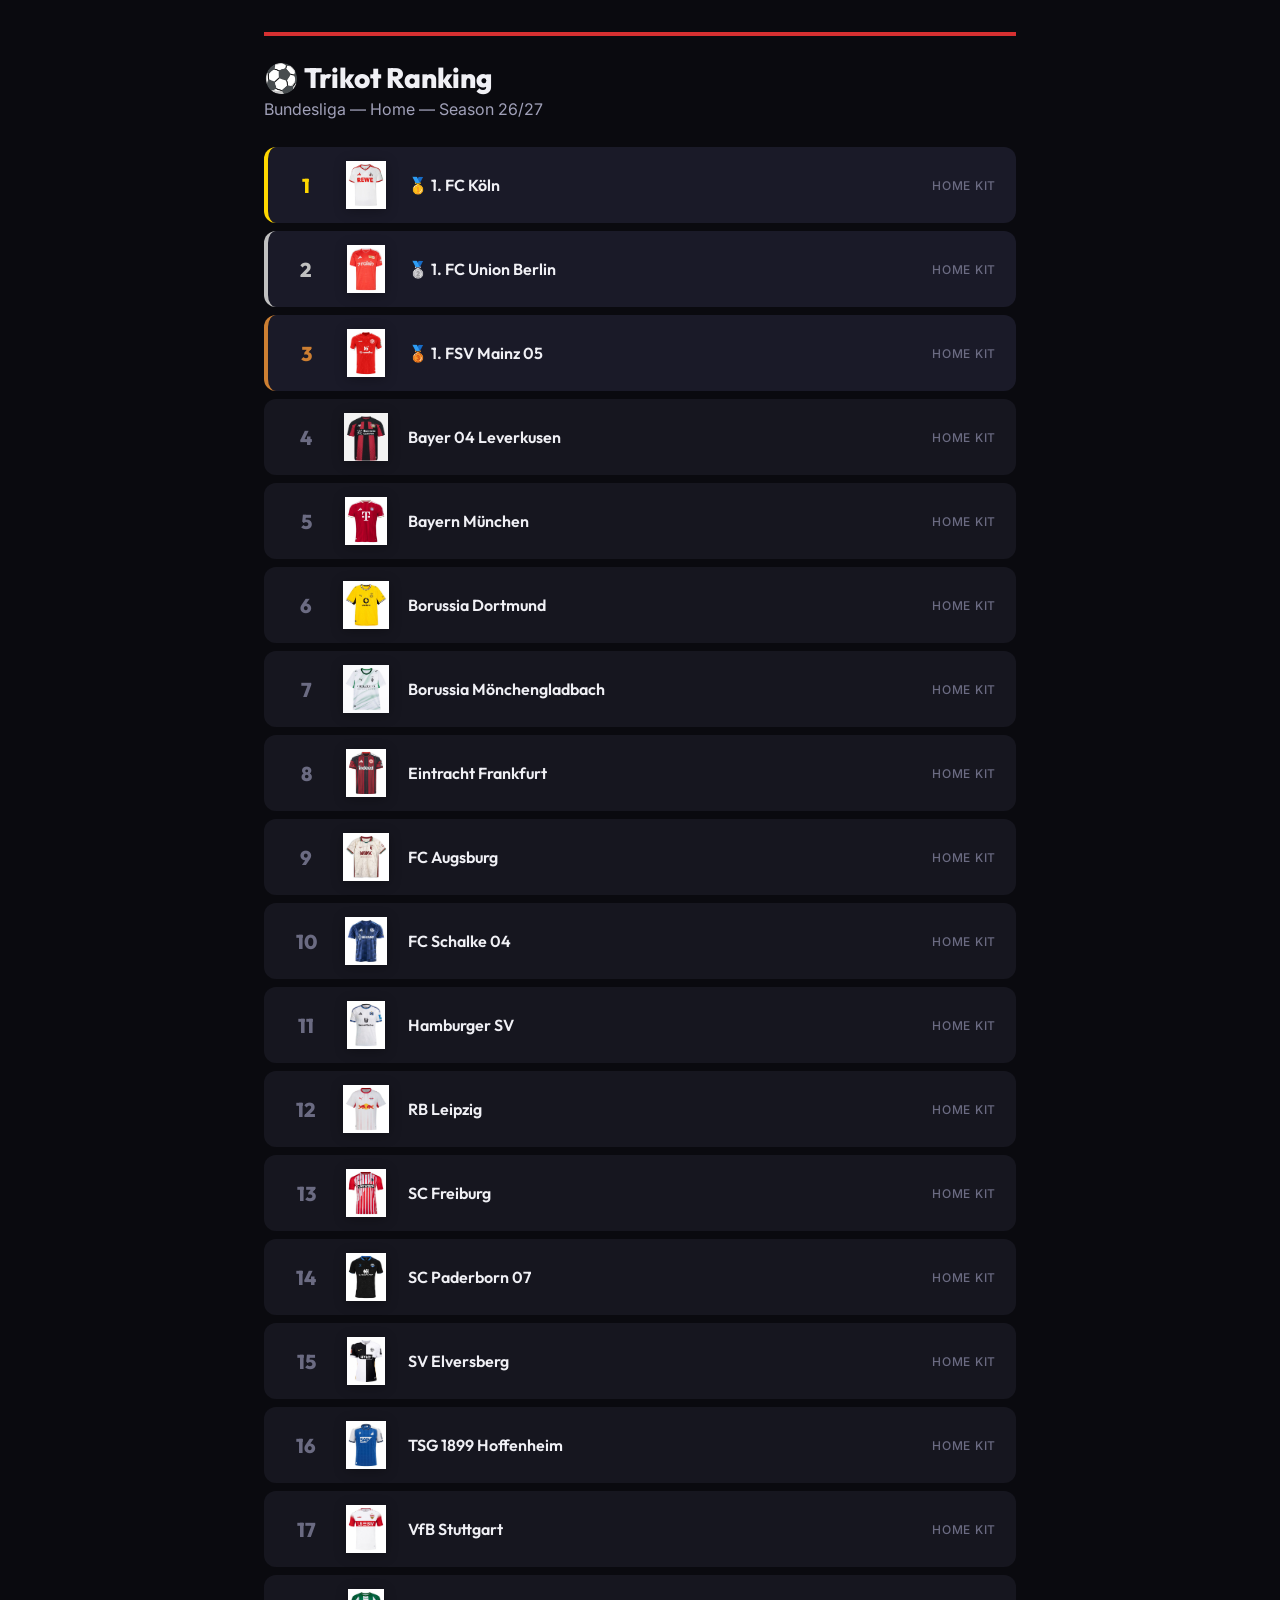
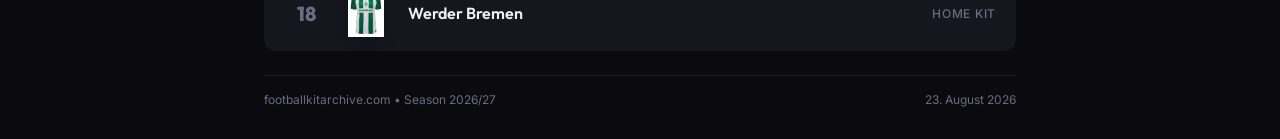
<file: trikot-ranking-bundesliga-home.html>
<!DOCTYPE html>
<html lang="de">
<head>
<meta charset="UTF-8">
<meta name="viewport" content="width=device-width, initial-scale=1.0">
<title>Trikot Ranking — Bundesliga — Home</title>
<link href="https://fonts.googleapis.com/css2?family=Inter:wght@400;500;600&family=Outfit:wght@600;700;800&display=swap" rel="stylesheet">
<style>
  *, *::before, *::after { margin: 0; padding: 0; box-sizing: border-box; }
  body {
    font-family: 'Inter', sans-serif;
    background: #0a0a0f;
    color: #f0f0f5;
    padding: 0;
    margin: 0;
  }
  .export-container {
    max-width: 800px;
    margin: 0 auto;
    padding: 32px 24px;
  }
  @media print {
    body { -webkit-print-color-adjust: exact; print-color-adjust: exact; }
  }
</style>
</head>
<body>
<div class="export-container" id="export-container">
  <!-- Header -->
  <div style="border-top:4px solid #d63031;padding-top:24px;margin-bottom:28px;">
    <div style="font-family:'Outfit',sans-serif;font-size:28px;font-weight:800;color:#f0f0f5;">⚽ Trikot Ranking</div>
    <div style="font-size:16px;color:#a0a0b8;margin-top:4px;">Bundesliga — Home — Season 26/27</div>
  </div>

  <!-- Rows -->
  <div style="display:flex;flex-direction:column;gap:8px;">
    
        <div style="display:flex;align-items:center;gap:16px;padding:12px 20px;background:#1a1a28;border-radius:12px;border-left:4px solid #ffd700;">
          <div style="min-width:36px;text-align:center;font-family:'Outfit',sans-serif;font-weight:800;font-size:20px;color:#ffd700;">1</div>
          <div style="width:52px;height:52px;display:flex;align-items:center;justify-content:center;flex-shrink:0;"><img src="images/bundesliga/1-fc-koln-2026-27-home-kit.jpg" style="max-width:48px;max-height:48px;object-fit:contain;filter:drop-shadow(0 2px 6px rgba(0,0,0,0.3));"></div>
          <div style="flex:1;min-width:0;">
            <div style="font-family:'Outfit',sans-serif;font-size:16px;font-weight:600;color:#f0f0f5;white-space:nowrap;overflow:hidden;text-overflow:ellipsis;">🥇 1. FC Köln</div>
          </div>
          <div style="font-size:12px;color:#6b6b82;text-transform:uppercase;letter-spacing:0.06em;font-weight:500;flex-shrink:0;">Home Kit</div>
        </div>
        <div style="display:flex;align-items:center;gap:16px;padding:12px 20px;background:#1a1a28;border-radius:12px;border-left:4px solid #c0c0c0;">
          <div style="min-width:36px;text-align:center;font-family:'Outfit',sans-serif;font-weight:800;font-size:20px;color:#c0c0c0;">2</div>
          <div style="width:52px;height:52px;display:flex;align-items:center;justify-content:center;flex-shrink:0;"><img src="images/bundesliga/union-berlin-2026-27-home-kit.jpg" style="max-width:48px;max-height:48px;object-fit:contain;filter:drop-shadow(0 2px 6px rgba(0,0,0,0.3));"></div>
          <div style="flex:1;min-width:0;">
            <div style="font-family:'Outfit',sans-serif;font-size:16px;font-weight:600;color:#f0f0f5;white-space:nowrap;overflow:hidden;text-overflow:ellipsis;">🥈 1. FC Union Berlin</div>
          </div>
          <div style="font-size:12px;color:#6b6b82;text-transform:uppercase;letter-spacing:0.06em;font-weight:500;flex-shrink:0;">Home Kit</div>
        </div>
        <div style="display:flex;align-items:center;gap:16px;padding:12px 20px;background:#1a1a28;border-radius:12px;border-left:4px solid #cd7f32;">
          <div style="min-width:36px;text-align:center;font-family:'Outfit',sans-serif;font-weight:800;font-size:20px;color:#cd7f32;">3</div>
          <div style="width:52px;height:52px;display:flex;align-items:center;justify-content:center;flex-shrink:0;"><img src="images/bundesliga/1-fsv-mainz-05-2026-27-home-kit.jpg" style="max-width:48px;max-height:48px;object-fit:contain;filter:drop-shadow(0 2px 6px rgba(0,0,0,0.3));"></div>
          <div style="flex:1;min-width:0;">
            <div style="font-family:'Outfit',sans-serif;font-size:16px;font-weight:600;color:#f0f0f5;white-space:nowrap;overflow:hidden;text-overflow:ellipsis;">🥉 1. FSV Mainz 05</div>
          </div>
          <div style="font-size:12px;color:#6b6b82;text-transform:uppercase;letter-spacing:0.06em;font-weight:500;flex-shrink:0;">Home Kit</div>
        </div>
        <div style="display:flex;align-items:center;gap:16px;padding:12px 20px;background:#16161f;border-radius:12px;border-left:4px solid transparent;">
          <div style="min-width:36px;text-align:center;font-family:'Outfit',sans-serif;font-weight:800;font-size:20px;color:#6b6b82;">4</div>
          <div style="width:52px;height:52px;display:flex;align-items:center;justify-content:center;flex-shrink:0;"><img src="images/bundesliga/bayer-04-leverkusen-2026-27-home-kit.jpg" style="max-width:48px;max-height:48px;object-fit:contain;filter:drop-shadow(0 2px 6px rgba(0,0,0,0.3));"></div>
          <div style="flex:1;min-width:0;">
            <div style="font-family:'Outfit',sans-serif;font-size:16px;font-weight:600;color:#f0f0f5;white-space:nowrap;overflow:hidden;text-overflow:ellipsis;">Bayer 04 Leverkusen</div>
          </div>
          <div style="font-size:12px;color:#6b6b82;text-transform:uppercase;letter-spacing:0.06em;font-weight:500;flex-shrink:0;">Home Kit</div>
        </div>
        <div style="display:flex;align-items:center;gap:16px;padding:12px 20px;background:#16161f;border-radius:12px;border-left:4px solid transparent;">
          <div style="min-width:36px;text-align:center;font-family:'Outfit',sans-serif;font-weight:800;font-size:20px;color:#6b6b82;">5</div>
          <div style="width:52px;height:52px;display:flex;align-items:center;justify-content:center;flex-shrink:0;"><img src="images/bundesliga/bayern-munchen-2026-27-home-kit.jpg" style="max-width:48px;max-height:48px;object-fit:contain;filter:drop-shadow(0 2px 6px rgba(0,0,0,0.3));"></div>
          <div style="flex:1;min-width:0;">
            <div style="font-family:'Outfit',sans-serif;font-size:16px;font-weight:600;color:#f0f0f5;white-space:nowrap;overflow:hidden;text-overflow:ellipsis;">Bayern München</div>
          </div>
          <div style="font-size:12px;color:#6b6b82;text-transform:uppercase;letter-spacing:0.06em;font-weight:500;flex-shrink:0;">Home Kit</div>
        </div>
        <div style="display:flex;align-items:center;gap:16px;padding:12px 20px;background:#16161f;border-radius:12px;border-left:4px solid transparent;">
          <div style="min-width:36px;text-align:center;font-family:'Outfit',sans-serif;font-weight:800;font-size:20px;color:#6b6b82;">6</div>
          <div style="width:52px;height:52px;display:flex;align-items:center;justify-content:center;flex-shrink:0;"><img src="images/bundesliga/borussia-dortmund-2026-27-home-kit.jpg" style="max-width:48px;max-height:48px;object-fit:contain;filter:drop-shadow(0 2px 6px rgba(0,0,0,0.3));"></div>
          <div style="flex:1;min-width:0;">
            <div style="font-family:'Outfit',sans-serif;font-size:16px;font-weight:600;color:#f0f0f5;white-space:nowrap;overflow:hidden;text-overflow:ellipsis;">Borussia Dortmund</div>
          </div>
          <div style="font-size:12px;color:#6b6b82;text-transform:uppercase;letter-spacing:0.06em;font-weight:500;flex-shrink:0;">Home Kit</div>
        </div>
        <div style="display:flex;align-items:center;gap:16px;padding:12px 20px;background:#16161f;border-radius:12px;border-left:4px solid transparent;">
          <div style="min-width:36px;text-align:center;font-family:'Outfit',sans-serif;font-weight:800;font-size:20px;color:#6b6b82;">7</div>
          <div style="width:52px;height:52px;display:flex;align-items:center;justify-content:center;flex-shrink:0;"><img src="images/bundesliga/borussia-monchengladbach-2026-27-home-kit.jpg" style="max-width:48px;max-height:48px;object-fit:contain;filter:drop-shadow(0 2px 6px rgba(0,0,0,0.3));"></div>
          <div style="flex:1;min-width:0;">
            <div style="font-family:'Outfit',sans-serif;font-size:16px;font-weight:600;color:#f0f0f5;white-space:nowrap;overflow:hidden;text-overflow:ellipsis;">Borussia Mönchengladbach</div>
          </div>
          <div style="font-size:12px;color:#6b6b82;text-transform:uppercase;letter-spacing:0.06em;font-weight:500;flex-shrink:0;">Home Kit</div>
        </div>
        <div style="display:flex;align-items:center;gap:16px;padding:12px 20px;background:#16161f;border-radius:12px;border-left:4px solid transparent;">
          <div style="min-width:36px;text-align:center;font-family:'Outfit',sans-serif;font-weight:800;font-size:20px;color:#6b6b82;">8</div>
          <div style="width:52px;height:52px;display:flex;align-items:center;justify-content:center;flex-shrink:0;"><img src="images/bundesliga/eintracht-frankfurt-2026-27-home-kit.jpg" style="max-width:48px;max-height:48px;object-fit:contain;filter:drop-shadow(0 2px 6px rgba(0,0,0,0.3));"></div>
          <div style="flex:1;min-width:0;">
            <div style="font-family:'Outfit',sans-serif;font-size:16px;font-weight:600;color:#f0f0f5;white-space:nowrap;overflow:hidden;text-overflow:ellipsis;">Eintracht Frankfurt</div>
          </div>
          <div style="font-size:12px;color:#6b6b82;text-transform:uppercase;letter-spacing:0.06em;font-weight:500;flex-shrink:0;">Home Kit</div>
        </div>
        <div style="display:flex;align-items:center;gap:16px;padding:12px 20px;background:#16161f;border-radius:12px;border-left:4px solid transparent;">
          <div style="min-width:36px;text-align:center;font-family:'Outfit',sans-serif;font-weight:800;font-size:20px;color:#6b6b82;">9</div>
          <div style="width:52px;height:52px;display:flex;align-items:center;justify-content:center;flex-shrink:0;"><img src="images/bundesliga/fc-augsburg-2026-27-home-kit.jpg" style="max-width:48px;max-height:48px;object-fit:contain;filter:drop-shadow(0 2px 6px rgba(0,0,0,0.3));"></div>
          <div style="flex:1;min-width:0;">
            <div style="font-family:'Outfit',sans-serif;font-size:16px;font-weight:600;color:#f0f0f5;white-space:nowrap;overflow:hidden;text-overflow:ellipsis;">FC Augsburg</div>
          </div>
          <div style="font-size:12px;color:#6b6b82;text-transform:uppercase;letter-spacing:0.06em;font-weight:500;flex-shrink:0;">Home Kit</div>
        </div>
        <div style="display:flex;align-items:center;gap:16px;padding:12px 20px;background:#16161f;border-radius:12px;border-left:4px solid transparent;">
          <div style="min-width:36px;text-align:center;font-family:'Outfit',sans-serif;font-weight:800;font-size:20px;color:#6b6b82;">10</div>
          <div style="width:52px;height:52px;display:flex;align-items:center;justify-content:center;flex-shrink:0;"><img src="images/bundesliga/schalke-04-2026-27-home-kit.jpg" style="max-width:48px;max-height:48px;object-fit:contain;filter:drop-shadow(0 2px 6px rgba(0,0,0,0.3));"></div>
          <div style="flex:1;min-width:0;">
            <div style="font-family:'Outfit',sans-serif;font-size:16px;font-weight:600;color:#f0f0f5;white-space:nowrap;overflow:hidden;text-overflow:ellipsis;">FC Schalke 04</div>
          </div>
          <div style="font-size:12px;color:#6b6b82;text-transform:uppercase;letter-spacing:0.06em;font-weight:500;flex-shrink:0;">Home Kit</div>
        </div>
        <div style="display:flex;align-items:center;gap:16px;padding:12px 20px;background:#16161f;border-radius:12px;border-left:4px solid transparent;">
          <div style="min-width:36px;text-align:center;font-family:'Outfit',sans-serif;font-weight:800;font-size:20px;color:#6b6b82;">11</div>
          <div style="width:52px;height:52px;display:flex;align-items:center;justify-content:center;flex-shrink:0;"><img src="images/bundesliga/hamburger-sv-2026-27-home-kit.jpg" style="max-width:48px;max-height:48px;object-fit:contain;filter:drop-shadow(0 2px 6px rgba(0,0,0,0.3));"></div>
          <div style="flex:1;min-width:0;">
            <div style="font-family:'Outfit',sans-serif;font-size:16px;font-weight:600;color:#f0f0f5;white-space:nowrap;overflow:hidden;text-overflow:ellipsis;">Hamburger SV</div>
          </div>
          <div style="font-size:12px;color:#6b6b82;text-transform:uppercase;letter-spacing:0.06em;font-weight:500;flex-shrink:0;">Home Kit</div>
        </div>
        <div style="display:flex;align-items:center;gap:16px;padding:12px 20px;background:#16161f;border-radius:12px;border-left:4px solid transparent;">
          <div style="min-width:36px;text-align:center;font-family:'Outfit',sans-serif;font-weight:800;font-size:20px;color:#6b6b82;">12</div>
          <div style="width:52px;height:52px;display:flex;align-items:center;justify-content:center;flex-shrink:0;"><img src="images/bundesliga/rb-leipzig-2026-27-home-kit.jpg" style="max-width:48px;max-height:48px;object-fit:contain;filter:drop-shadow(0 2px 6px rgba(0,0,0,0.3));"></div>
          <div style="flex:1;min-width:0;">
            <div style="font-family:'Outfit',sans-serif;font-size:16px;font-weight:600;color:#f0f0f5;white-space:nowrap;overflow:hidden;text-overflow:ellipsis;">RB Leipzig</div>
          </div>
          <div style="font-size:12px;color:#6b6b82;text-transform:uppercase;letter-spacing:0.06em;font-weight:500;flex-shrink:0;">Home Kit</div>
        </div>
        <div style="display:flex;align-items:center;gap:16px;padding:12px 20px;background:#16161f;border-radius:12px;border-left:4px solid transparent;">
          <div style="min-width:36px;text-align:center;font-family:'Outfit',sans-serif;font-weight:800;font-size:20px;color:#6b6b82;">13</div>
          <div style="width:52px;height:52px;display:flex;align-items:center;justify-content:center;flex-shrink:0;"><img src="images/bundesliga/sc-freiburg-2026-27-home-kit.jpg" style="max-width:48px;max-height:48px;object-fit:contain;filter:drop-shadow(0 2px 6px rgba(0,0,0,0.3));"></div>
          <div style="flex:1;min-width:0;">
            <div style="font-family:'Outfit',sans-serif;font-size:16px;font-weight:600;color:#f0f0f5;white-space:nowrap;overflow:hidden;text-overflow:ellipsis;">SC Freiburg</div>
          </div>
          <div style="font-size:12px;color:#6b6b82;text-transform:uppercase;letter-spacing:0.06em;font-weight:500;flex-shrink:0;">Home Kit</div>
        </div>
        <div style="display:flex;align-items:center;gap:16px;padding:12px 20px;background:#16161f;border-radius:12px;border-left:4px solid transparent;">
          <div style="min-width:36px;text-align:center;font-family:'Outfit',sans-serif;font-weight:800;font-size:20px;color:#6b6b82;">14</div>
          <div style="width:52px;height:52px;display:flex;align-items:center;justify-content:center;flex-shrink:0;"><img src="images/bundesliga/sc-paderborn-2026-27-home-kit.jpg" style="max-width:48px;max-height:48px;object-fit:contain;filter:drop-shadow(0 2px 6px rgba(0,0,0,0.3));"></div>
          <div style="flex:1;min-width:0;">
            <div style="font-family:'Outfit',sans-serif;font-size:16px;font-weight:600;color:#f0f0f5;white-space:nowrap;overflow:hidden;text-overflow:ellipsis;">SC Paderborn 07</div>
          </div>
          <div style="font-size:12px;color:#6b6b82;text-transform:uppercase;letter-spacing:0.06em;font-weight:500;flex-shrink:0;">Home Kit</div>
        </div>
        <div style="display:flex;align-items:center;gap:16px;padding:12px 20px;background:#16161f;border-radius:12px;border-left:4px solid transparent;">
          <div style="min-width:36px;text-align:center;font-family:'Outfit',sans-serif;font-weight:800;font-size:20px;color:#6b6b82;">15</div>
          <div style="width:52px;height:52px;display:flex;align-items:center;justify-content:center;flex-shrink:0;"><img src="images/bundesliga/sv-elversberg-2026-27-home-kit.jpg" style="max-width:48px;max-height:48px;object-fit:contain;filter:drop-shadow(0 2px 6px rgba(0,0,0,0.3));"></div>
          <div style="flex:1;min-width:0;">
            <div style="font-family:'Outfit',sans-serif;font-size:16px;font-weight:600;color:#f0f0f5;white-space:nowrap;overflow:hidden;text-overflow:ellipsis;">SV Elversberg</div>
          </div>
          <div style="font-size:12px;color:#6b6b82;text-transform:uppercase;letter-spacing:0.06em;font-weight:500;flex-shrink:0;">Home Kit</div>
        </div>
        <div style="display:flex;align-items:center;gap:16px;padding:12px 20px;background:#16161f;border-radius:12px;border-left:4px solid transparent;">
          <div style="min-width:36px;text-align:center;font-family:'Outfit',sans-serif;font-weight:800;font-size:20px;color:#6b6b82;">16</div>
          <div style="width:52px;height:52px;display:flex;align-items:center;justify-content:center;flex-shrink:0;"><img src="images/bundesliga/tsg-1899-hoffenheim-2026-27-home-kit.jpg" style="max-width:48px;max-height:48px;object-fit:contain;filter:drop-shadow(0 2px 6px rgba(0,0,0,0.3));"></div>
          <div style="flex:1;min-width:0;">
            <div style="font-family:'Outfit',sans-serif;font-size:16px;font-weight:600;color:#f0f0f5;white-space:nowrap;overflow:hidden;text-overflow:ellipsis;">TSG 1899 Hoffenheim</div>
          </div>
          <div style="font-size:12px;color:#6b6b82;text-transform:uppercase;letter-spacing:0.06em;font-weight:500;flex-shrink:0;">Home Kit</div>
        </div>
        <div style="display:flex;align-items:center;gap:16px;padding:12px 20px;background:#16161f;border-radius:12px;border-left:4px solid transparent;">
          <div style="min-width:36px;text-align:center;font-family:'Outfit',sans-serif;font-weight:800;font-size:20px;color:#6b6b82;">17</div>
          <div style="width:52px;height:52px;display:flex;align-items:center;justify-content:center;flex-shrink:0;"><img src="images/bundesliga/vfb-stuttgart-2026-27-home-kit.jpg" style="max-width:48px;max-height:48px;object-fit:contain;filter:drop-shadow(0 2px 6px rgba(0,0,0,0.3));"></div>
          <div style="flex:1;min-width:0;">
            <div style="font-family:'Outfit',sans-serif;font-size:16px;font-weight:600;color:#f0f0f5;white-space:nowrap;overflow:hidden;text-overflow:ellipsis;">VfB Stuttgart</div>
          </div>
          <div style="font-size:12px;color:#6b6b82;text-transform:uppercase;letter-spacing:0.06em;font-weight:500;flex-shrink:0;">Home Kit</div>
        </div>
        <div style="display:flex;align-items:center;gap:16px;padding:12px 20px;background:#16161f;border-radius:12px;border-left:4px solid transparent;">
          <div style="min-width:36px;text-align:center;font-family:'Outfit',sans-serif;font-weight:800;font-size:20px;color:#6b6b82;">18</div>
          <div style="width:52px;height:52px;display:flex;align-items:center;justify-content:center;flex-shrink:0;"><img src="images/bundesliga/werder-bremen-2026-27-home-kit.jpg" style="max-width:48px;max-height:48px;object-fit:contain;filter:drop-shadow(0 2px 6px rgba(0,0,0,0.3));"></div>
          <div style="flex:1;min-width:0;">
            <div style="font-family:'Outfit',sans-serif;font-size:16px;font-weight:600;color:#f0f0f5;white-space:nowrap;overflow:hidden;text-overflow:ellipsis;">Werder Bremen</div>
          </div>
          <div style="font-size:12px;color:#6b6b82;text-transform:uppercase;letter-spacing:0.06em;font-weight:500;flex-shrink:0;">Home Kit</div>
        </div>
  </div>

  <!-- Footer -->
  <div style="margin-top:24px;padding-top:16px;border-top:1px solid rgba(255,255,255,0.08);display:flex;justify-content:space-between;font-size:12px;color:#6b6b82;">
    <span>footballkitarchive.com • Season 2026/27</span>
    <span>23. August 2026</span>
  </div>
</div>

<script>
  // Auto-trigger: render to image using html2canvas-like approach
  // We use a simple "right-click → Save as image" or Ctrl+P to print
  document.title = 'Trikot Ranking — Bundesliga — Home — Rechtsklick → Bild speichern / Ctrl+P';
</script>
</body>
</html>
</file>
